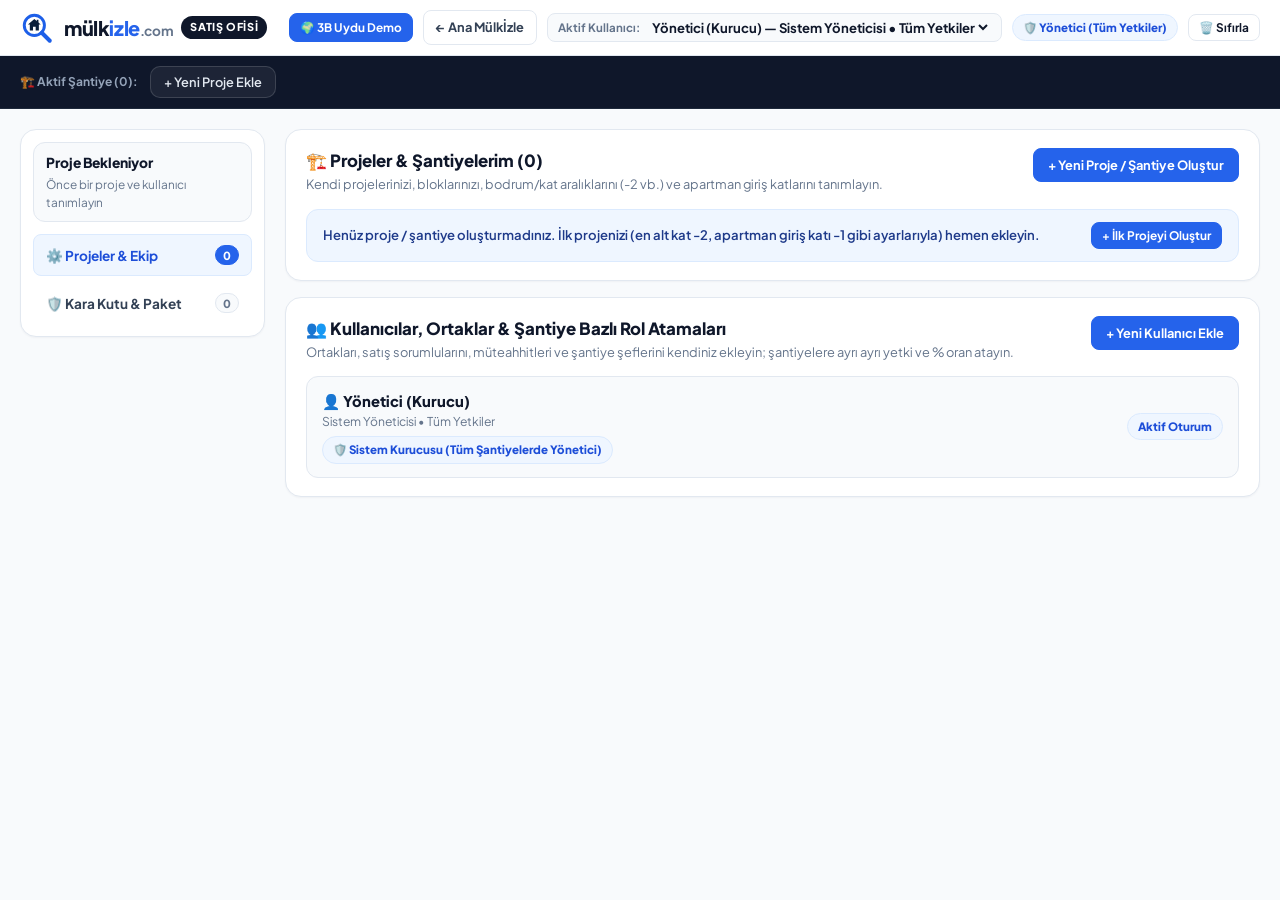
<file: satis-ofisi/index.html>
<!DOCTYPE html>
<html lang="tr">
<head>
  <meta charset="UTF-8" />
  <meta name="viewport" content="width=device-width, initial-scale=1.0" />
  <title>Mülkİzle | İnşaat Projeleri & Satış Ofisi Modülü</title>
  <link rel="preconnect" href="https://fonts.googleapis.com" />
  <link rel="preconnect" href="https://fonts.gstatic.com" crossorigin />
  <link
    href="https://fonts.googleapis.com/css2?family=Plus+Jakarta+Sans:wght@400;500;600;700;800&display=swap"
    rel="stylesheet"
  />
  <link rel="stylesheet" href="styles.css?v=4" />
</head>
<body>

  <!-- ÜST KURUMSAL BAR & AKTİF KULLANICI GEÇİŞİ -->
  <header class="so-topbar">
    <div class="so-topbar-inner">
      <a href="../index.html" class="so-brand" title="Mülkİzle Ana Sayfa">
        <svg class="so-brand-svg" viewBox="0 0 64 64" fill="none" xmlns="http://www.w3.org/2000/svg">
          <circle cx="27" cy="27" r="19" stroke="#1D5FE8" stroke-width="5.5" fill="#FFFFFF" />
          <path d="M41 41L56 56" stroke="#1D5FE8" stroke-width="7.5" stroke-linecap="round" />
          <path d="M27 15L15 25.5H18.5V36.5H24.5V29.5H29.5V36.5H35.5V25.5H39L27 15Z" fill="#0B1F3A" />
          <rect x="31.5" y="16.5" width="3.2" height="6" fill="#0B1F3A" />
        </svg>
        <div class="so-brand-title">
          <span class="so-wordmark">mülk<span class="izle">izle</span><span class="com">.com</span></span>
          <span class="so-module-badge">SATIŞ OFİSİ</span>
        </div>
      </a>

      <div class="so-topbar-right">
        <a href="demo-3d.html" class="so-btn so-btn-primary so-btn-sm" style="text-decoration:none;">🌍 3B Uydu Demo</a>
        <a href="../index.html" class="so-back-link">← Ana Mülkİzle</a>

        <div class="so-user-switcher">
          <label for="soUserSelect">Aktif Kullanıcı:</label>
          <select id="soUserSelect" onchange="SOApp.kullaniciDegistir(this.value)"></select>
        </div>

        <span id="soRoleBadge" class="so-role-pill">Rol</span>

        <button type="button" class="so-btn so-btn-sm" onclick="SOApp.demoSifirla()" title="Tüm verileri temizle">
          🗑️ Sıfırla
        </button>
      </div>
    </div>
  </header>

  <!-- AKTİF ŞANTİYE SEÇİCİ BAR (KULLANICININ YETKİLİ OLDUĞU ŞANTİYELER) -->
  <div class="so-site-bar" id="soSiteBar"></div>

  <!-- ANA ÇALIŞMA ALANI -->
  <div class="so-layout">
    <aside class="so-sidebar" id="soSidebarNav"></aside>
    <main class="so-main" id="soMainContent"></main>
  </div>

  <!-- ORTAK MODAL -->
  <div class="so-modal-backdrop" id="soModalBackdrop" onclick="if(event.target===this) SOApp.closeModal()">
    <div class="so-modal">
      <div class="so-modal-head">
        <h3 id="soModalTitle" class="so-card-title">Detay</h3>
        <button type="button" class="so-btn so-btn-sm" onclick="SOApp.closeModal()">✕ Kapat</button>
      </div>
      <div id="soModalBody"></div>
    </div>
  </div>

  <!-- TOAST BİLDİRİMİ -->
  <div class="so-toast" id="soToast"></div>

  <!-- MODÜLER SCRIPTLER -->
  <script src="js/state.js?v=4"></script>
  <script src="js/rapor.js?v=4"></script>
  <script src="js/stok.js?v=4"></script>
  <script src="js/crm.js?v=4"></script>
  <script src="js/santiye.js?v=4"></script>
  <script src="js/app.js?v=4"></script>
</body>
</html>
</file>
<file: satis-ofisi/styles.css>
/* ==========================================================================
   MÜLKİZLE PROJE & SATIŞ OFİSİ — MODÜLER TASARIM SİSTEMİ
   Mülkİzle kurumsal paleti (#0F172A, #2563EB, #F8FAFC, #FFFFFF) ile uyumlu
   ========================================================================== */

:root {
  --navy-950: #0F172A;
  --navy-900: #0F172A;
  --navy-800: #1E293B;
  --navy-700: #334155;

  --cobalt-600: #2563EB;
  --cobalt-700: #1D4ED8;
  --cobalt-500: #3B82F6;
  --cobalt-100: #DBEAFE;
  --cobalt-50: #EFF6FF;

  --bg-page: #F8FAFC;
  --bg-surface: #FFFFFF;
  --bg-soft: #F8FAFC;

  --text-main: #0F172A;
  --text-body: #334155;
  --text-muted: #64748B;

  --border-color: #E2E8F0;
  --border-strong: #CBD5E1;

  --ok: #16A34A;
  --ok-bg: #F0FDF4;
  --ok-border: #BBF7D0;

  --warn: #D97706;
  --warn-bg: #FFFBEB;
  --warn-border: #FDE68A;

  --danger: #DC2626;
  --danger-bg: #FEF2F2;
  --danger-border: #FECACA;

  --shadow-xs: 0 1px 2px rgba(15, 23, 42, 0.04);
  --shadow-sm: 0 2px 8px rgba(15, 23, 42, 0.05);
  --shadow-md: 0 6px 18px rgba(15, 23, 42, 0.08);
  --radius-sm: 8px;
  --radius-md: 12px;
  --radius-lg: 16px;
}

*, *::before, *::after {
  box-sizing: border-box;
  margin: 0;
  padding: 0;
}

body {
  font-family: 'Plus Jakarta Sans', -apple-system, BlinkMacSystemFont, 'Segoe UI', Roboto, sans-serif;
  background: var(--bg-page);
  color: var(--text-main);
  line-height: 1.5;
  -webkit-font-smoothing: antialiased;
}

button, input, select, textarea {
  font-family: inherit;
}

/* ==========================================================================
   ÜST BAR & MARKA
   ========================================================================== */
.so-topbar {
  position: sticky;
  top: 0;
  z-index: 90;
  background: rgba(255, 255, 255, 0.96);
  backdrop-filter: blur(10px);
  border-bottom: 1px solid var(--border-color);
  padding: 10px 20px;
}

.so-topbar-inner {
  max-width: 1420px;
  margin: 0 auto;
  display: flex;
  align-items: center;
  justify-content: space-between;
  gap: 14px;
  flex-wrap: wrap;
}

.so-brand {
  display: flex;
  align-items: center;
  gap: 10px;
  text-decoration: none;
  color: inherit;
}

.so-brand-svg {
  width: 34px;
  height: 34px;
  flex-shrink: 0;
}

.so-brand-title {
  display: flex;
  align-items: center;
  gap: 8px;
  flex-wrap: wrap;
}

.so-wordmark {
  font-size: 1.24rem;
  font-weight: 800;
  letter-spacing: -0.02em;
  color: var(--navy-950);
}

.so-wordmark .izle {
  color: var(--cobalt-600);
}

.so-wordmark .com {
  font-size: 0.85rem;
  font-weight: 700;
  color: var(--text-muted);
}

.so-module-badge {
  font-size: 0.68rem;
  font-weight: 800;
  letter-spacing: 0.06em;
  padding: 3px 9px;
  border-radius: 999px;
  background: var(--navy-950);
  color: #FFFFFF;
}

.so-topbar-right {
  display: flex;
  align-items: center;
  gap: 10px;
  flex-wrap: wrap;
}

.so-back-link {
  text-decoration: none;
  font-size: 0.8rem;
  font-weight: 700;
  color: var(--text-body);
  padding: 7px 12px;
  border: 1px solid var(--border-color);
  border-radius: var(--radius-sm);
  background: var(--bg-surface);
  transition: all 0.15s ease;
}

.so-back-link:hover {
  border-color: var(--cobalt-600);
  color: var(--cobalt-600);
}

.so-user-switcher {
  display: flex;
  align-items: center;
  gap: 8px;
  background: var(--bg-page);
  border: 1px solid var(--border-color);
  border-radius: var(--radius-sm);
  padding: 4px 10px;
}

.so-user-switcher label {
  font-size: 0.72rem;
  font-weight: 700;
  color: var(--text-muted);
}

.so-user-switcher select {
  border: none;
  background: transparent;
  font-size: 0.82rem;
  font-weight: 700;
  color: var(--navy-950);
  outline: none;
  cursor: pointer;
}

.so-role-pill {
  font-size: 0.72rem;
  font-weight: 800;
  padding: 4px 10px;
  border-radius: 999px;
  background: var(--cobalt-50);
  color: var(--cobalt-700);
  border: 1px solid var(--cobalt-100);
}

/* ==========================================================================
   AKTİF ŞANTİYE SEÇİCİ BAR
   ========================================================================== */
.so-site-bar {
  background: var(--navy-950);
  color: #FFFFFF;
  padding: 10px 20px;
  border-bottom: 1px solid var(--navy-800);
}

.so-site-bar-inner {
  max-width: 1420px;
  margin: 0 auto;
  display: flex;
  align-items: center;
  gap: 12px;
  overflow-x: auto;
  scrollbar-width: thin;
}

.so-site-bar-label {
  font-size: 0.75rem;
  font-weight: 700;
  color: #94A3B8;
  white-space: nowrap;
  flex-shrink: 0;
}

.so-site-pills {
  display: flex;
  align-items: center;
  gap: 8px;
}

.so-site-pill {
  display: inline-flex;
  align-items: center;
  gap: 8px;
  padding: 7px 13px;
  border-radius: 10px;
  border: 1px solid rgba(255, 255, 255, 0.14);
  background: rgba(255, 255, 255, 0.06);
  color: #E2E8F0;
  font-size: 0.8rem;
  font-weight: 600;
  cursor: pointer;
  white-space: nowrap;
  transition: all 0.15s ease;
}

.so-site-pill:hover {
  background: rgba(255, 255, 255, 0.12);
  border-color: rgba(255, 255, 255, 0.3);
}

.so-site-pill.active {
  background: var(--cobalt-600);
  border-color: var(--cobalt-500);
  color: #FFFFFF;
  box-shadow: 0 2px 10px rgba(37, 99, 235, 0.35);
}

.so-site-role-tag {
  font-size: 0.68rem;
  font-weight: 800;
  padding: 2px 7px;
  border-radius: 999px;
  background: rgba(15, 23, 42, 0.45);
  color: #FFFFFF;
}

/* ==========================================================================
   ANA YERLEŞİM (SOL MENÜ + İÇERİK)
   ========================================================================== */
.so-layout {
  max-width: 1420px;
  margin: 0 auto;
  padding: 20px;
  display: grid;
  grid-template-columns: 245px 1fr;
  gap: 20px;
  align-items: start;
}

.so-sidebar {
  position: sticky;
  top: 76px;
  background: var(--bg-surface);
  border: 1px solid var(--border-color);
  border-radius: var(--radius-lg);
  padding: 12px;
  box-shadow: var(--shadow-xs);
  display: flex;
  flex-direction: column;
  gap: 6px;
}

.so-sidebar-meta {
  padding: 10px 12px;
  border-radius: var(--radius-md);
  background: var(--bg-page);
  border: 1px solid var(--border-color);
  margin-bottom: 6px;
}

.so-sidebar-meta-title {
  font-size: 0.86rem;
  font-weight: 800;
  color: var(--navy-950);
}

.so-sidebar-meta-sub {
  font-size: 0.74rem;
  color: var(--text-muted);
  margin-top: 2px;
}

.so-nav-btn {
  display: flex;
  align-items: center;
  justify-content: space-between;
  gap: 10px;
  width: 100%;
  padding: 10px 12px;
  border-radius: var(--radius-sm);
  border: 1px solid transparent;
  background: transparent;
  color: var(--text-body);
  font-size: 0.85rem;
  font-weight: 700;
  cursor: pointer;
  text-align: left;
  transition: all 0.15s ease;
}

.so-nav-btn:hover {
  background: var(--bg-page);
  color: var(--navy-950);
}

.so-nav-btn.active {
  background: var(--cobalt-50);
  color: var(--cobalt-700);
  border-color: var(--cobalt-100);
}

.so-nav-count {
  font-size: 0.7rem;
  font-weight: 800;
  padding: 2px 7px;
  border-radius: 999px;
  background: var(--bg-page);
  color: var(--text-muted);
  border: 1px solid var(--border-color);
}

.so-nav-btn.active .so-nav-count {
  background: var(--cobalt-600);
  color: #FFFFFF;
  border-color: var(--cobalt-600);
}

.so-main {
  min-width: 0;
  display: flex;
  flex-direction: column;
  gap: 16px;
}

/* ==========================================================================
   KARTLAR, BUTONLAR & KPI ŞERİDİ
   ========================================================================== */
.so-card {
  background: var(--bg-surface);
  border: 1px solid var(--border-color);
  border-radius: var(--radius-lg);
  padding: 18px 20px;
  box-shadow: var(--shadow-xs);
}

.so-card-header {
  display: flex;
  align-items: flex-start;
  justify-content: space-between;
  gap: 12px;
  flex-wrap: wrap;
  margin-bottom: 14px;
}

.so-card-title {
  font-size: 1.05rem;
  font-weight: 800;
  color: var(--navy-950);
}

.so-card-sub {
  font-size: 0.8rem;
  color: var(--text-muted);
  margin-top: 2px;
}

.so-btn {
  display: inline-flex;
  align-items: center;
  justify-content: center;
  gap: 6px;
  padding: 8px 14px;
  border-radius: var(--radius-sm);
  border: 1px solid var(--border-color);
  background: var(--bg-surface);
  color: var(--navy-950);
  font-size: 0.8rem;
  font-weight: 700;
  cursor: pointer;
  transition: all 0.15s ease;
}

.so-btn:hover {
  border-color: var(--border-strong);
  background: var(--bg-page);
}

.so-btn-primary {
  background: var(--cobalt-600);
  border-color: var(--cobalt-600);
  color: #FFFFFF;
}

.so-btn-primary:hover {
  background: var(--cobalt-700);
  border-color: var(--cobalt-700);
}

.so-btn-ok {
  background: var(--ok);
  border-color: var(--ok);
  color: #FFFFFF;
}

.so-btn-ok:hover {
  background: #15803D;
}

.so-btn-sm {
  padding: 5px 10px;
  font-size: 0.74rem;
}

.so-kpi-grid {
  display: grid;
  grid-template-columns: repeat(4, minmax(0, 1fr));
  gap: 12px;
}

.so-kpi-card {
  background: var(--bg-surface);
  border: 1px solid var(--border-color);
  border-radius: var(--radius-md);
  padding: 14px 16px;
  box-shadow: var(--shadow-xs);
}

.so-kpi-label {
  font-size: 0.74rem;
  font-weight: 700;
  color: var(--text-muted);
}

.so-kpi-val {
  font-size: 1.35rem;
  font-weight: 800;
  color: var(--navy-950);
  margin: 4px 0;
  letter-spacing: -0.02em;
}

.so-kpi-note {
  font-size: 0.72rem;
  color: var(--text-muted);
}

.so-kpi-card.is-warn {
  border-color: var(--warn-border);
  background: var(--warn-bg);
}

.so-kpi-card.is-ok {
  border-color: var(--ok-border);
  background: var(--ok-bg);
}

.so-banner {
  display: flex;
  align-items: center;
  justify-content: space-between;
  gap: 12px;
  flex-wrap: wrap;
  padding: 12px 16px;
  border-radius: var(--radius-md);
  font-size: 0.82rem;
  font-weight: 600;
}

.so-banner-info {
  background: var(--cobalt-50);
  border: 1px solid var(--cobalt-100);
  color: #1E3A8A;
}

.so-banner-warn {
  background: var(--warn-bg);
  border: 1px solid var(--warn-border);
  color: #92400E;
}

.so-banner-danger {
  background: var(--danger-bg);
  border: 1px solid var(--danger-border);
  color: #991B1B;
}

.so-banner-ok {
  background: var(--ok-bg);
  border: 1px solid var(--ok-border);
  color: #166534;
}

/* ==========================================================================
   FİYAT DİRENCİ & İKNA GRAFİĞİ
   ========================================================================== */
.so-resistance-grid {
  display: grid;
  grid-template-columns: 1.3fr 1fr;
  gap: 16px;
}

.so-bar-group {
  display: flex;
  flex-direction: column;
  gap: 12px;
}

.so-bar-row-head {
  display: flex;
  justify-content: space-between;
  font-size: 0.8rem;
  font-weight: 700;
  margin-bottom: 5px;
}

.so-resistance-bar {
  height: 14px;
  background: var(--bg-page);
  border: 1px solid var(--border-color);
  border-radius: 999px;
  overflow: hidden;
}

.so-resistance-fill {
  height: 100%;
  border-radius: 999px;
}

.so-ref-box {
  background: var(--bg-page);
  border: 1px solid var(--border-color);
  border-radius: var(--radius-md);
  padding: 14px;
  display: flex;
  flex-direction: column;
  gap: 8px;
}

.so-multi-site-strip {
  display: grid;
  grid-template-columns: repeat(auto-fit, minmax(260px, 1fr));
  gap: 12px;
}

.so-mini-site-box {
  background: var(--bg-surface);
  border: 1px solid var(--border-color);
  border-radius: var(--radius-md);
  padding: 12px 14px;
  cursor: pointer;
  transition: border-color 0.15s ease;
}

.so-mini-site-box.active {
  border-color: var(--cobalt-600);
  box-shadow: 0 0 0 2px rgba(37, 99, 235, 0.12);
}

/* ==========================================================================
   DAİRE STOK MATRİSİ
   ========================================================================== */
.so-filter-row {
  display: flex;
  align-items: center;
  justify-content: space-between;
  gap: 10px;
  flex-wrap: wrap;
}

.so-chip-group {
  display: flex;
  align-items: center;
  gap: 6px;
  flex-wrap: wrap;
}

.so-chip {
  padding: 6px 11px;
  border-radius: 999px;
  border: 1px solid var(--border-color);
  background: var(--bg-surface);
  color: var(--text-body);
  font-size: 0.76rem;
  font-weight: 700;
  cursor: pointer;
}

.so-chip.active {
  background: var(--navy-950);
  border-color: var(--navy-950);
  color: #FFFFFF;
}

.so-floor-row {
  display: grid;
  grid-template-columns: 95px 1fr;
  gap: 12px;
  align-items: start;
  padding: 12px 0;
  border-bottom: 1px dashed var(--border-color);
}

.so-floor-row:last-child {
  border-bottom: none;
}

.so-floor-label {
  font-size: 0.78rem;
  font-weight: 800;
  color: var(--text-muted);
  padding-top: 8px;
}

.so-unit-grid {
  display: grid;
  grid-template-columns: repeat(auto-fill, minmax(175px, 1fr));
  gap: 10px;
}

.so-unit-card {
  border-radius: var(--radius-md);
  padding: 11px 12px;
  border: 1px solid var(--border-color);
  background: var(--bg-surface);
  cursor: pointer;
  text-align: left;
  transition: transform 0.12s ease, box-shadow 0.12s ease;
}

.so-unit-card:hover {
  transform: translateY(-1px);
  box-shadow: var(--shadow-sm);
}

.so-unit-card.status-satista {
  border-color: var(--ok-border);
  background: #F7FEE7;
}

.so-unit-card.status-opsiyonlu {
  border-color: var(--warn-border);
  background: var(--warn-bg);
}

.so-unit-card.status-satildi {
  border-color: var(--danger-border);
  background: var(--danger-bg);
}

.so-unit-top {
  display: flex;
  justify-content: space-between;
  align-items: center;
  gap: 6px;
  font-size: 0.82rem;
  font-weight: 800;
}

.so-unit-meta {
  font-size: 0.74rem;
  color: var(--text-muted);
  margin-top: 4px;
}

.so-unit-price {
  font-size: 0.88rem;
  font-weight: 800;
  color: var(--navy-950);
  margin-top: 6px;
}

/* ==========================================================================
   CRM & PAYDAŞ EMLAKÇI KARTLARI
   ========================================================================== */
.so-lead-grid {
  display: grid;
  grid-template-columns: repeat(auto-fill, minmax(310px, 1fr));
  gap: 12px;
}

.so-lead-card {
  border: 1px solid var(--border-color);
  border-radius: var(--radius-md);
  padding: 14px;
  background: var(--bg-surface);
  display: flex;
  flex-direction: column;
  gap: 8px;
}

.so-heat-badge {
  font-size: 0.7rem;
  font-weight: 800;
  padding: 3px 8px;
  border-radius: 999px;
  display: inline-flex;
  align-items: center;
  gap: 4px;
}

.heat-sicak {
  background: var(--danger-bg);
  color: #B91C1C;
  border: 1px solid var(--danger-border);
}

.heat-ilik {
  background: var(--warn-bg);
  color: #B45309;
  border: 1px solid var(--warn-border);
}

.heat-soguk {
  background: var(--cobalt-50);
  color: #1D4ED8;
  border: 1px solid var(--cobalt-100);
}

.so-partner-card {
  border: 1px solid var(--border-color);
  border-radius: var(--radius-md);
  padding: 13px 15px;
  display: flex;
  align-items: center;
  justify-content: space-between;
  gap: 12px;
  flex-wrap: wrap;
  background: var(--bg-page);
}

/* ==========================================================================
   TABLOLAR, TERMİN PLANI & TESLİM CHECKLIST
   ========================================================================== */
.so-table-wrap {
  width: 100%;
  overflow-x: auto;
}

.so-table {
  width: 100%;
  border-collapse: collapse;
  font-size: 0.8rem;
}

.so-table th,
.so-table td {
  padding: 10px 12px;
  border-bottom: 1px solid var(--border-color);
  text-align: left;
  white-space: nowrap;
}

.so-table th {
  font-size: 0.72rem;
  font-weight: 800;
  color: var(--text-muted);
  text-transform: uppercase;
  background: var(--bg-page);
}

.so-milestone-list {
  display: grid;
  grid-template-columns: repeat(auto-fill, minmax(260px, 1fr));
  gap: 10px;
}

.so-milestone-card {
  border: 1px solid var(--border-color);
  border-radius: var(--radius-md);
  padding: 12px;
  background: var(--bg-surface);
  display: flex;
  flex-direction: column;
  gap: 7px;
}

.so-milestone-card.is-done {
  border-color: var(--ok-border);
  background: var(--ok-bg);
}

.so-checklist-item {
  border: 1px solid var(--border-color);
  border-radius: var(--radius-md);
  padding: 12px 14px;
  display: flex;
  align-items: center;
  justify-content: space-between;
  gap: 12px;
  flex-wrap: wrap;
  background: var(--bg-surface);
}

.so-checklist-item.is-done {
  border-color: var(--ok-border);
  background: var(--ok-bg);
}

.so-checklist-item.has-issue {
  border-color: var(--danger-border);
  background: var(--danger-bg);
}

.so-photo-thumb {
  width: 48px;
  height: 36px;
  border-radius: 6px;
  object-fit: cover;
  border: 1px solid var(--border-strong);
}

/* ==========================================================================
   FİYAT HESAPLAYICI SLIDER
   ========================================================================== */
.so-pricing-grid {
  display: grid;
  grid-template-columns: repeat(3, minmax(0, 1fr));
  gap: 10px;
  margin: 12px 0;
}

.so-tier-box {
  border: 1px solid var(--border-color);
  border-radius: var(--radius-md);
  padding: 12px;
  background: var(--bg-page);
}

.so-tier-box.active {
  border-color: var(--cobalt-600);
  background: var(--cobalt-50);
}

/* ==========================================================================
   FORM, MODAL & TOAST
   ========================================================================== */
.so-form-grid {
  display: grid;
  grid-template-columns: repeat(2, minmax(0, 1fr));
  gap: 10px;
}

.so-field {
  display: flex;
  flex-direction: column;
  gap: 4px;
  margin-bottom: 10px;
}

.so-field label {
  font-size: 0.76rem;
  font-weight: 700;
  color: var(--navy-950);
}

.so-input,
.so-select,
.so-textarea {
  width: 100%;
  padding: 8px 10px;
  border: 1px solid var(--border-strong);
  border-radius: var(--radius-sm);
  font-size: 0.84rem;
  background: #FFFFFF;
  color: var(--navy-950);
}

.so-modal-backdrop {
  position: fixed;
  inset: 0;
  z-index: 200;
  background: rgba(15, 23, 42, 0.55);
  backdrop-filter: blur(3px);
  display: none;
  align-items: center;
  justify-content: center;
  padding: 16px;
}

.so-modal-backdrop.open {
  display: flex;
}

.so-modal {
  width: 100%;
  max-width: 560px;
  max-height: 90vh;
  overflow-y: auto;
  background: #FFFFFF;
  border-radius: var(--radius-lg);
  padding: 20px;
  box-shadow: var(--shadow-md);
}

.so-modal.so-modal-lg {
  max-width: 820px;
}

.so-btn-danger {
  background: var(--danger-bg);
  border-color: var(--danger-border);
  color: #B91C1C;
}

.so-btn-danger:hover {
  background: #FEE2E2;
  border-color: #FCA5A5;
}

.so-floor-row {
  grid-template-columns: 130px 1fr;
}

.so-floor-row.is-entrance-floor {
  background: linear-gradient(90deg, rgba(22, 163, 74, 0.08) 0%, rgba(255, 255, 255, 0) 65%);
  border-left: 4px solid var(--ok);
  padding-left: 10px;
  border-radius: 10px;
}

.so-entrance-badge {
  display: inline-block;
  margin-top: 4px;
  padding: 2px 7px;
  border-radius: 999px;
  background: var(--ok);
  color: #FFFFFF;
  font-size: 0.66rem;
  font-weight: 800;
}

.so-facade-pill {
  display: inline-flex;
  align-items: center;
  gap: 4px;
  margin-top: 6px;
  padding: 2px 7px;
  border-radius: 999px;
  background: var(--cobalt-50);
  border: 1px solid var(--cobalt-100);
  color: var(--cobalt-700);
  font-size: 0.68rem;
  font-weight: 800;
}

.so-facade-toggle {
  display: inline-flex;
  align-items: center;
  gap: 5px;
  padding: 5px 10px;
  border-radius: 999px;
  border: 1px solid var(--border-strong);
  background: var(--bg-page);
  font-size: 0.76rem;
  font-weight: 700;
  cursor: pointer;
  user-select: none;
}

.so-facade-toggle.is-mini {
  padding: 4px 7px;
  font-size: 0.72rem;
}

.so-facade-toggle:has(input:checked) {
  background: var(--navy-950);
  border-color: var(--navy-950);
  color: #FFFFFF;
}

.so-bulk-list {
  display: flex;
  flex-direction: column;
  gap: 8px;
  max-height: 280px;
  overflow-y: auto;
  padding: 4px 2px;
}

.so-bulk-row {
  display: flex;
  align-items: center;
  gap: 8px;
  flex-wrap: wrap;
  padding: 8px 10px;
  border: 1px solid var(--border-color);
  border-radius: var(--radius-sm);
  background: var(--bg-page);
}

.so-modal-head {
  display: flex;
  align-items: center;
  justify-content: space-between;
  gap: 10px;
  margin-bottom: 14px;
  padding-bottom: 10px;
  border-bottom: 1px solid var(--border-color);
}

.so-toast {
  position: fixed;
  bottom: 20px;
  right: 20px;
  z-index: 300;
  max-width: 420px;
  padding: 12px 16px;
  border-radius: var(--radius-md);
  background: var(--navy-950);
  color: #FFFFFF;
  font-size: 0.82rem;
  font-weight: 700;
  box-shadow: var(--shadow-md);
  opacity: 0;
  pointer-events: none;
  transform: translateY(10px);
  transition: all 0.2s ease;
}

.so-toast.show {
  opacity: 1;
  transform: translateY(0);
}

.so-toast.is-danger {
  background: var(--danger);
}

.so-toast.is-ok {
  background: var(--ok);
}

/* ==========================================================================
   HIZLI İNTERAKTİF KAT TABLOSU & HÜCRE DÜZENLEME
   ========================================================================== */
.so-range-bar {
  display: flex;
  align-items: center;
  gap: 8px;
  flex-wrap: wrap;
  padding: 10px 12px;
  margin-bottom: 12px;
  border-radius: var(--radius-md);
  background: var(--cobalt-50);
  border: 1px solid var(--cobalt-100);
  font-size: 0.78rem;
  color: var(--navy-950);
}

.so-range-num {
  width: 66px;
  padding: 5px 8px;
  font-weight: 800;
  text-align: center;
}

.so-floor-stepper {
  display: inline-flex;
  align-items: center;
  gap: 6px;
  margin-top: 6px;
  padding: 3px 6px;
  border: 1px solid var(--border-color);
  border-radius: var(--radius-sm);
  background: var(--bg-page);
  font-size: 0.74rem;
}

.so-floor-stepper button {
  width: 22px;
  height: 22px;
  border: 1px solid var(--border-strong);
  border-radius: 6px;
  background: #FFFFFF;
  font-weight: 800;
  cursor: pointer;
}

.so-floor-stepper button:hover {
  background: var(--navy-950);
  color: #FFFFFF;
}

.so-mini-link {
  display: inline-block;
  margin-top: 5px;
  border: none;
  background: transparent;
  color: var(--cobalt-700);
  font-size: 0.7rem;
  font-weight: 700;
  cursor: pointer;
  text-align: left;
  padding: 0;
}

.so-mini-link:hover {
  text-decoration: underline;
}

.so-inline-unit-grid {
  display: grid;
  grid-template-columns: repeat(auto-fill, minmax(195px, 1fr));
  gap: 8px;
}

.so-inline-unit {
  border-radius: var(--radius-md);
  padding: 8px 9px;
  border: 1px solid var(--border-color);
  background: var(--bg-surface);
  display: flex;
  flex-direction: column;
  gap: 5px;
}

.so-inline-unit.status-satista {
  border-color: var(--ok-border);
  background: #F7FEE7;
}

.so-inline-unit.status-opsiyonlu {
  border-color: var(--warn-border);
  background: var(--warn-bg);
}

.so-inline-unit.status-satildi {
  border-color: var(--danger-border);
  background: var(--danger-bg);
}

.so-cell-row {
  display: flex;
  align-items: center;
  gap: 4px;
}

.so-cell-input,
.so-cell-select {
  width: 100%;
  min-width: 0;
  padding: 4px 6px;
  border: 1px solid var(--border-strong);
  border-radius: 6px;
  background: #FFFFFF;
  color: var(--navy-950);
  font-size: 0.76rem;
  font-weight: 600;
}

.so-cell-code {
  font-weight: 800;
}

.so-dir-btn {
  width: 24px;
  height: 22px;
  border-radius: 5px;
  border: 1px solid var(--border-strong);
  background: #FFFFFF;
  color: var(--text-muted);
  font-size: 0.7rem;
  font-weight: 800;
  cursor: pointer;
}

.so-dir-btn.is-on {
  background: var(--navy-950);
  border-color: var(--navy-950);
  color: #FFFFFF;
}

.so-facade-mini-tag {
  font-size: 0.68rem;
  font-weight: 800;
  padding: 2px 6px;
  border-radius: 999px;
  background: var(--cobalt-50);
  color: var(--cobalt-700);
  border: 1px solid var(--cobalt-100);
}

/* ==========================================================================
   MİMARİ SATIŞ TAHTASI (ŞEMA) & YAZDIRMA GÖRÜNÜMÜ
   ========================================================================== */
.so-board-wrap {
  display: grid;
  grid-template-columns: 1fr;
  gap: 18px;
}

.so-board-wrap.is-multi {
  grid-template-columns: repeat(auto-fit, minmax(620px, 1fr));
}

.so-board-sheet {
  background: #FFFFFF;
  border: 2px solid var(--navy-950);
  border-radius: var(--radius-md);
  padding: 16px;
  box-shadow: var(--shadow-sm);
}

.so-board-sheet-head {
  display: flex;
  align-items: center;
  justify-content: space-between;
  gap: 12px;
  flex-wrap: wrap;
  margin-bottom: 12px;
  padding-bottom: 10px;
  border-bottom: 2px solid var(--navy-950);
}

.so-board-project-name {
  font-size: 1rem;
  font-weight: 800;
  color: var(--navy-950);
}

.so-board-project-sub {
  font-size: 0.74rem;
  color: var(--text-muted);
}

.so-board-block-title {
  font-size: 1.05rem;
  font-weight: 800;
  letter-spacing: 0.05em;
  color: #FFFFFF;
  background: var(--navy-950);
  padding: 5px 16px;
  border-radius: 999px;
}

.so-board-date {
  font-size: 0.84rem;
  font-weight: 800;
  color: var(--navy-950);
}

.so-board-scroll {
  width: 100%;
  overflow-x: auto;
}

.so-board-table {
  width: 100%;
  border-collapse: collapse;
  table-layout: fixed;
  min-width: 680px;
  border: 2px solid var(--navy-950);
}

.so-board-table th,
.so-board-table td {
  border: 1.5px solid var(--navy-950);
  vertical-align: middle;
}

.so-board-corner {
  width: 120px;
  padding: 9px 6px;
  background: #F1F5F9;
  font-size: 0.72rem;
  font-weight: 800;
  letter-spacing: 0.04em;
  text-align: center;
  color: var(--navy-950);
}

.so-board-col-head {
  padding: 6px;
  text-align: center;
  font-size: 0.78rem;
  font-weight: 800;
  color: var(--navy-950);
}

.so-board-col-btn {
  width: 100%;
  border: none;
  background: transparent;
  color: var(--navy-950);
  font-size: 0.78rem;
  font-weight: 800;
  cursor: pointer;
  display: flex;
  flex-direction: column;
  align-items: center;
  gap: 2px;
  padding: 3px 4px;
}

.so-board-col-btn small,
.so-board-col-head small {
  font-size: 0.65rem;
  font-weight: 700;
  opacity: 0.75;
}

.so-board-floor-cell {
  width: 120px;
  padding: 6px;
  background: #FFFFFF;
  text-align: center;
}

.so-board-floor-txt {
  font-size: 0.72rem;
  font-weight: 800;
  color: var(--navy-950);
}

tr.is-entrance-row > th.so-board-floor-cell {
  background: #ECFDF5;
}

tr.is-ground-divider > th,
tr.is-ground-divider > td {
  border-bottom: 3.5px solid var(--navy-950);
}

/* Sütun Cephe Renkleri */
.col-blue { background: #DCEEFF; }
.col-coral { background: #FCE1D2; }
.col-green { background: #D5F2E3; }
.col-yellow { background: #FEF3C7; }
.col-purple { background: #EDE9FE; }
.col-teal { background: #CCFBF1; }
.col-slate { background: #F1F5F9; }

.so-board-td {
  padding: 0;
  height: 76px;
  transition: opacity 0.15s ease;
}

.so-board-td.is-dimmed {
  opacity: 0.22;
}

.so-board-cell {
  width: 100%;
  height: 100%;
  min-height: 74px;
  border: none;
  background: transparent;
  padding: 5px 6px;
  cursor: pointer;
  display: flex;
  flex-direction: column;
  justify-content: space-between;
  align-items: center;
  text-align: center;
  color: var(--navy-950);
}

.so-board-cell:hover {
  background: rgba(15, 23, 42, 0.06);
}

.so-board-cell-top {
  width: 100%;
  display: flex;
  align-items: center;
  justify-content: space-between;
  gap: 4px;
}

.so-board-tag {
  font-size: 0.62rem;
  font-weight: 800;
  padding: 1px 4px;
  border-radius: 4px;
  background: rgba(15, 23, 42, 0.12);
  color: var(--navy-950);
}

.so-door-circle {
  min-width: 24px;
  height: 24px;
  padding: 0 5px;
  border-radius: 999px;
  border: 1.5px solid var(--navy-950);
  background: #FFFFFF;
  color: var(--navy-950);
  font-size: 0.72rem;
  font-weight: 800;
  display: inline-flex;
  align-items: center;
  justify-content: center;
}

.so-door-circle.status-satildi {
  background: #DC2626;
  border-color: #991B1B;
  color: #FFFFFF;
}

.so-door-circle.status-opsiyonlu {
  background: #F59E0B;
  border-color: #B45309;
  color: #FFFFFF;
}

.so-door-circle.status-barter {
  background: #7C3AED;
  border-color: #5B21B6;
  color: #FFFFFF;
}

.so-door-circle.status-arsa {
  background: #2563EB;
  border-color: #1D4ED8;
  color: #FFFFFF;
}

.so-board-owner {
  font-size: 0.78rem;
  font-weight: 800;
  text-transform: uppercase;
  letter-spacing: 0.01em;
  line-height: 1.15;
  word-break: break-word;
}

.so-board-owner.is-sold {
  color: #B91C1C;
}

.so-board-price {
  font-size: 0.78rem;
  font-weight: 800;
  color: #0F172A;
}

.so-board-status-txt {
  font-size: 0.7rem;
  font-weight: 800;
  color: #15803D;
}

.so-board-sub-price {
  font-size: 0.65rem;
  font-weight: 700;
  color: #334155;
}

.so-board-sub {
  font-size: 0.64rem;
  font-weight: 600;
  color: #475569;
}

.so-board-empty-cell {
  background: #F8FAFC !important;
  text-align: center;
}

.so-board-add-slot {
  width: 100%;
  height: 100%;
  min-height: 74px;
  border: none;
  background: transparent;
  color: transparent;
  font-size: 1.1rem;
  font-weight: 800;
  cursor: pointer;
}

.so-board-empty-cell:hover .so-board-add-slot {
  color: var(--cobalt-600);
  background: rgba(37, 99, 235, 0.06);
}

.so-board-legend {
  display: flex;
  align-items: center;
  gap: 14px;
  flex-wrap: wrap;
  margin-top: 10px;
  font-size: 0.72rem;
  font-weight: 700;
  color: var(--navy-950);
}

.so-board-legend span {
  display: inline-flex;
  align-items: center;
  gap: 5px;
}

.so-dot {
  width: 10px;
  height: 10px;
  border-radius: 999px;
  display: inline-block;
  border: 1px solid var(--navy-950);
}

.so-dot.status-satista { background: #FFFFFF; }
.so-dot.status-opsiyonlu { background: #F59E0B; }
.so-dot.status-satildi { background: #DC2626; }
.so-dot.status-barter { background: #7C3AED; }
.so-dot.status-arsa { background: #2563EB; }

.so-inline-unit.status-barter {
  border-color: #DDD6FE;
  background: #F5F3FF;
}

.so-inline-unit.status-arsa {
  border-color: #BFDBFE;
  background: #EFF6FF;
}

/* ==========================================================================
   YAZDIRMA / PDF ÇIKTI MODU
   ========================================================================== */
@media print {
  body {
    background: #FFFFFF !important;
  }

  .so-topbar,
  .so-site-bar,
  .so-sidebar,
  .so-no-print,
  .so-modal-backdrop,
  .so-toast,
  .so-board-add-slot {
    display: none !important;
  }

  .so-layout {
    display: block !important;
    padding: 0 !important;
    margin: 0 !important;
    max-width: none !important;
  }

  .so-board-sheet {
    box-shadow: none !important;
    page-break-inside: avoid;
    -webkit-print-color-adjust: exact;
    print-color-adjust: exact;
  }
}

/* ==========================================================================
   RESPONSIVE (TABLET & MOBİL)
   ========================================================================== */
@media (max-width: 960px) {
  .so-layout {
    grid-template-columns: 1fr;
    padding: 12px;
  }

  .so-sidebar {
    position: static;
    flex-direction: row;
    overflow-x: auto;
    padding: 8px;
  }

  .so-sidebar-meta {
    display: none;
  }

  .so-nav-btn {
    width: auto;
    white-space: nowrap;
  }

  .so-kpi-grid {
    grid-template-columns: repeat(2, minmax(0, 1fr));
  }

  .so-resistance-grid,
  .so-pricing-grid,
  .so-form-grid {
    grid-template-columns: 1fr;
  }

  .so-floor-row {
    grid-template-columns: 1fr;
    gap: 6px;
  }
}
</file>
